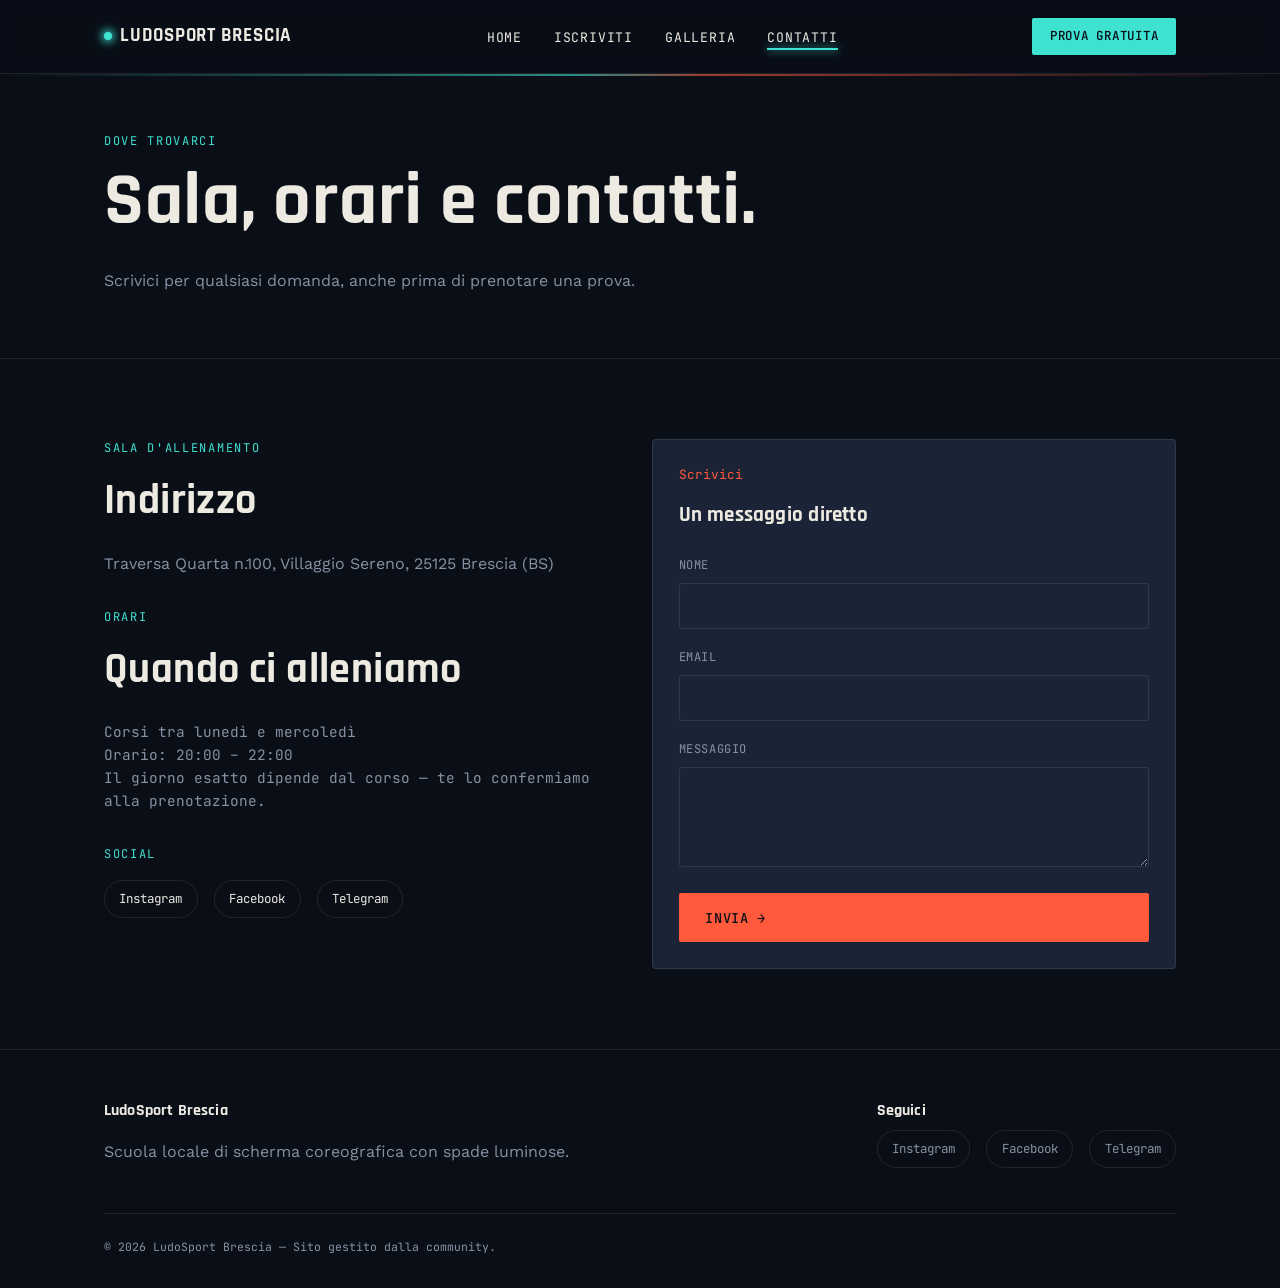
<file: contatti.html>
<!DOCTYPE html>
<html lang="it">
<head>
<meta charset="UTF-8">
<meta name="viewport" content="width=device-width, initial-scale=1.0">
<title>Contatti — LudoSport Brescia</title>
<meta name="description" content="Dove si allena LudoSport Brescia, orari e contatti social.">
<link rel="stylesheet" href="style.css">
</head>
<body>

<header class="site-header">
  <nav class="nav">
    <a href="index.html" class="logo"><span class="spark"></span>LudoSport Brescia</a>
    <ul class="nav-links">
      <li><a href="index.html">Home</a></li>
      <li><a href="iscrizione.html">Iscriviti</a></li>
      <li><a href="galleria.html">Galleria</a></li>
      <li><a href="contatti.html">Contatti</a></li>
    </ul>
    <a href="iscrizione.html" class="nav-cta">Prova gratuita</a>
    <button class="nav-toggle" aria-label="Apri menu"><span></span><span></span><span></span></button>
  </nav>
</header>

<div class="clash-divider"></div>

<section class="page-hero">
  <div class="container">
    <span class="eyebrow">Dove trovarci</span>
    <h1>Sala, orari e contatti.</h1>
    <p class="lede">Scrivici per qualsiasi domanda, anche prima di prenotare una prova.</p>
  </div>
</section>

<section>
  <div class="container">
    <div class="grid-3" style="grid-template-columns: 1fr 1fr;">

      <div class="reveal">
        <span class="eyebrow">Sala d'allenamento</span>
        <h2>Indirizzo</h2>
        <p>Traversa Quarta n.100, Villaggio Sereno, 25125 Brescia (BS)</p>

        <span class="eyebrow" style="margin-top:2rem; display:block;">Orari</span>
        <h2>Quando ci alleniamo</h2>
        <p style="font-family: var(--mono); font-size: 0.9rem;">
          Corsi tra lunedì e mercoledì<br>
          Orario: 20:00 – 22:00<br>
          <span style="color: var(--steel);">Il giorno esatto dipende dal corso — te lo confermiamo alla prenotazione.</span>
        </p>

        <span class="eyebrow" style="margin-top:2rem; display:block;">Social</span>
        <div class="social-links" style="margin-top:1rem;">
          <a href="https://www.instagram.com/ludosport.brescia/" target="_blank" rel="noopener">Instagram</a>
          <a href="https://www.facebook.com/ludosport.brescia/" target="_blank" rel="noopener">Facebook</a>
          <a href="https://t.me/+PhyHLvKvjcgxZmQ0" target="_blank" rel="noopener">Telegram</a>
        </div>
      </div>

      <div class="card reveal">
        <span class="num">Scrivici</span>
        <h3>Un messaggio diretto</h3>
        <!--
          NOTA PER FRANCESCO: come nella pagina iscrizione, sostituiremo
          questo "mailto" con Netlify Forms una volta online.
        -->
        <form class="form-grid" action="mailto:brescia@ludosport.net" method="post" enctype="text/plain" style="margin-top:1.5rem;">
          <div>
            <label for="nome">Nome</label>
            <input type="text" id="nome" name="nome" required>
          </div>
          <div>
            <label for="email">Email</label>
            <input type="email" id="email" name="email" required>
          </div>
          <div>
            <label for="messaggio">Messaggio</label>
            <textarea id="messaggio" name="messaggio" rows="4" required></textarea>
          </div>
          <button type="submit" class="btn btn-primary">Invia →</button>
        </form>
      </div>

    </div>
  </div>
</section>

<footer class="site-footer">
  <div class="container">
    <div class="footer-grid">
      <div>
        <h3>LudoSport Brescia</h3>
        <p>Scuola locale di scherma coreografica con spade luminose.</p>
      </div>
      <div>
        <h3>Seguici</h3>
        <div class="social-links">
          <a href="https://www.instagram.com/ludosport.brescia/" target="_blank" rel="noopener">Instagram</a>
          <a href="https://www.facebook.com/ludosport.brescia/" target="_blank" rel="noopener">Facebook</a>
          <a href="https://t.me/+PhyHLvKvjcgxZmQ0" target="_blank" rel="noopener">Telegram</a>
        </div>
      </div>
    </div>
    <div class="fine-print">© 2026 LudoSport Brescia — Sito gestito dalla community.</div>
  </div>
</footer>

<script src="script.js"></script>
</body>
</html>
</file>
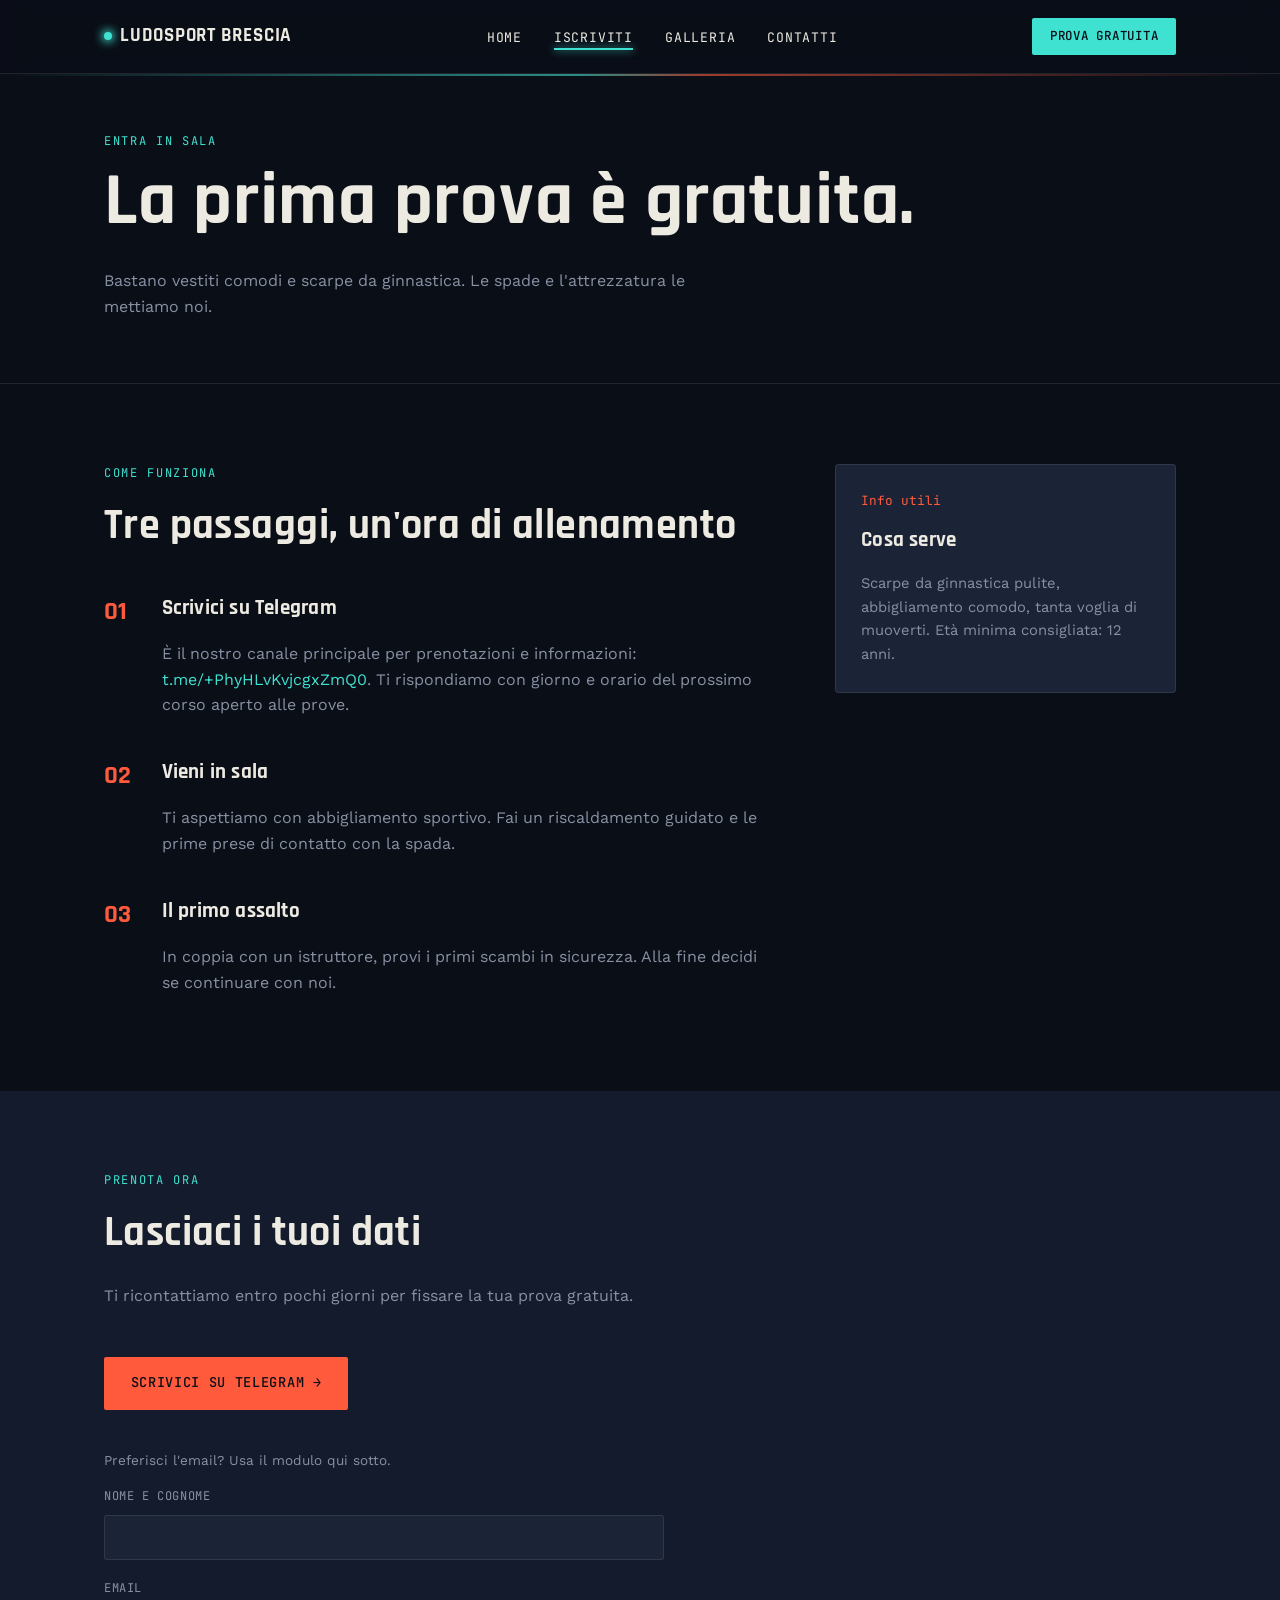
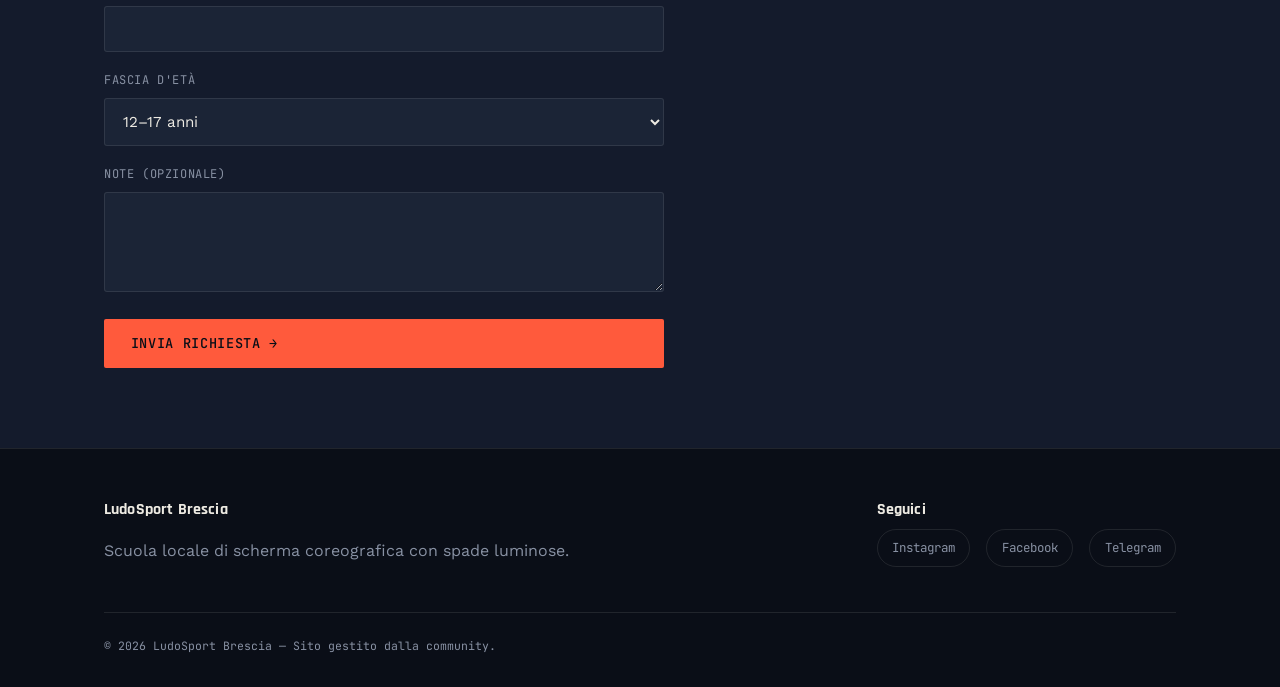
<file: iscrizione.html>
<!DOCTYPE html>
<html lang="it">
<head>
<meta charset="UTF-8">
<meta name="viewport" content="width=device-width, initial-scale=1.0">
<title>Iscriviti — LudoSport Brescia</title>
<meta name="description" content="Prenota una lezione di prova gratuita con LudoSport Brescia. Scopri come funziona l'iscrizione, cosa serve e i prossimi orari disponibili.">
<link rel="stylesheet" href="style.css">
</head>
<body>

<header class="site-header">
  <nav class="nav">
    <a href="index.html" class="logo"><span class="spark"></span>LudoSport Brescia</a>
    <ul class="nav-links">
      <li><a href="index.html">Home</a></li>
      <li><a href="iscrizione.html">Iscriviti</a></li>
      <li><a href="galleria.html">Galleria</a></li>
      <li><a href="contatti.html">Contatti</a></li>
    </ul>
    <a href="iscrizione.html" class="nav-cta">Prova gratuita</a>
    <button class="nav-toggle" aria-label="Apri menu"><span></span><span></span><span></span></button>
  </nav>
</header>

<div class="clash-divider"></div>

<section class="page-hero">
  <div class="container">
    <span class="eyebrow">Entra in sala</span>
    <h1>La prima prova è gratuita.</h1>
    <p class="lede">Bastano vestiti comodi e scarpe da ginnastica. Le spade e l'attrezzatura le mettiamo noi.</p>
  </div>
</section>

<section>
  <div class="container">
    <div class="grid-3" style="align-items:start;">
      <div style="grid-column: span 2;" class="reveal">
        <span class="eyebrow">Come funziona</span>
        <h2>Tre passaggi, un'ora di allenamento</h2>
        <div class="steps" style="margin-top:2rem;">
          <div class="step">
            <span class="num">01</span>
            <div>
              <h3>Scrivici su Telegram</h3>
              <p>È il nostro canale principale per prenotazioni e informazioni: <a href="https://t.me/+PhyHLvKvjcgxZmQ0" target="_blank" rel="noopener" style="color: var(--cyan);">t.me/+PhyHLvKvjcgxZmQ0</a>. Ti rispondiamo con giorno e orario del prossimo corso aperto alle prove.</p>
            </div>
          </div>
          <div class="step">
            <span class="num">02</span>
            <div>
              <h3>Vieni in sala</h3>
              <p>Ti aspettiamo con abbigliamento sportivo. Fai un riscaldamento guidato e le prime prese di contatto con la spada.</p>
            </div>
          </div>
          <div class="step">
            <span class="num">03</span>
            <div>
              <h3>Il primo assalto</h3>
              <p>In coppia con un istruttore, provi i primi scambi in sicurezza. Alla fine decidi se continuare con noi.</p>
            </div>
          </div>
        </div>
      </div>

      <div class="card reveal">
        <span class="num">Info utili</span>
        <h3>Cosa serve</h3>
        <p>Scarpe da ginnastica pulite, abbigliamento comodo, tanta voglia di muoverti. Età minima consigliata: 12 anni.</p>
      </div>
    </div>
  </div>
</section>

<section class="panel-alt">
  <div class="container">
    <div class="section-intro reveal">
      <span class="eyebrow">Prenota ora</span>
      <h2>Lasciaci i tuoi dati</h2>
      <p>Ti ricontattiamo entro pochi giorni per fissare la tua prova gratuita.</p>
    </div>

    <div class="hero-actions reveal" style="margin-bottom: 2.5rem;">
      <a href="https://t.me/+PhyHLvKvjcgxZmQ0" target="_blank" rel="noopener" class="btn btn-primary">Scrivici su Telegram →</a>
    </div>

    <!--
      NOTA PER FRANCESCO:
      Questo form usa "mailto" come soluzione temporanea a costo zero: apre il client
      email dell'utente con i dati precompilati. Quando saremo su Netlify possiamo
      sostituirlo in 5 minuti con Netlify Forms, che raccoglie le iscrizioni in una
      dashboard senza bisogno di alcun server.
    -->
    <p class="reveal" style="font-size: 0.85rem; margin-bottom: 1rem;">Preferisci l'email? Usa il modulo qui sotto.</p>
    <form class="form-grid reveal" action="mailto:brescia@ludosport.net" method="post" enctype="text/plain">
      <div>
        <label for="nome">Nome e cognome</label>
        <input type="text" id="nome" name="nome" required>
      </div>
      <div>
        <label for="email">Email</label>
        <input type="email" id="email" name="email" required>
      </div>
      <div>
        <label for="eta">Fascia d'età</label>
        <select id="eta" name="eta">
          <option>12–17 anni</option>
          <option>18–30 anni</option>
          <option>31–50 anni</option>
          <option>50+ anni</option>
        </select>
      </div>
      <div>
        <label for="messaggio">Note (opzionale)</label>
        <textarea id="messaggio" name="messaggio" rows="4"></textarea>
      </div>
      <button type="submit" class="btn btn-primary">Invia richiesta →</button>
    </form>
  </div>
</section>

<footer class="site-footer">
  <div class="container">
    <div class="footer-grid">
      <div>
        <h3>LudoSport Brescia</h3>
        <p>Scuola locale di scherma coreografica con spade luminose.</p>
      </div>
      <div>
        <h3>Seguici</h3>
        <div class="social-links">
          <a href="https://www.instagram.com/ludosport.brescia/" target="_blank" rel="noopener">Instagram</a>
          <a href="https://www.facebook.com/ludosport.brescia/" target="_blank" rel="noopener">Facebook</a>
          <a href="https://t.me/+PhyHLvKvjcgxZmQ0" target="_blank" rel="noopener">Telegram</a>
        </div>
      </div>
    </div>
    <div class="fine-print">© 2026 LudoSport Brescia — Sito gestito dalla community.</div>
  </div>
</footer>

<script src="script.js"></script>
</body>
</html>
</file>
<file: style.css>
/* =========================================================
   LudoSport Brescia — Design System
   Void / Panel / Blade Cyan / Blade Ember / Parchment / Steel
   ========================================================= */

@import url('https://fonts.googleapis.com/css2?family=Rajdhani:wght@500;600;700&family=Work+Sans:wght@400;500;600&family=JetBrains+Mono:wght@400;500&display=swap');

:root {
  --void: #0a0e17;
  --panel: #141b2c;
  --panel-2: #1b2436;
  --cyan: #3fe1d0;
  --ember: #ff5a3c;
  --parchment: #edeae2;
  --steel: #8891a3;
  --line: rgba(237, 234, 226, 0.1);

  --display: 'Rajdhani', sans-serif;
  --body: 'Work Sans', sans-serif;
  --mono: 'JetBrains Mono', monospace;
}

* { box-sizing: border-box; }

html { scroll-behavior: smooth; }

@media (prefers-reduced-motion: reduce) {
  html { scroll-behavior: auto; }
  * { animation-duration: 0.01ms !important; animation-iteration-count: 1 !important; transition-duration: 0.01ms !important; }
}

body {
  margin: 0;
  background: var(--void);
  color: var(--parchment);
  font-family: var(--body);
  line-height: 1.6;
  -webkit-font-smoothing: antialiased;
}

img { max-width: 100%; display: block; }

a { color: inherit; text-decoration: none; }

.eyebrow {
  font-family: var(--mono);
  font-size: 0.75rem;
  letter-spacing: 0.14em;
  text-transform: uppercase;
  color: var(--cyan);
}

h1, h2, h3 {
  font-family: var(--display);
  font-weight: 700;
  letter-spacing: 0.01em;
  margin: 0 0 0.4em;
}

h1 { font-size: clamp(2.6rem, 6vw, 4.6rem); line-height: 1.02; }
h2 { font-size: clamp(1.8rem, 3.4vw, 2.6rem); }
h3 { font-size: 1.3rem; }

p { color: var(--steel); max-width: 60ch; }

.container {
  max-width: 1120px;
  margin: 0 auto;
  padding: 0 1.5rem;
}

/* ---------- Header / Nav ---------- */

.site-header {
  position: sticky;
  top: 0;
  z-index: 50;
  background: rgba(10, 14, 23, 0.85);
  backdrop-filter: blur(10px);
  border-bottom: 1px solid var(--line);
}

.nav {
  display: flex;
  align-items: center;
  justify-content: space-between;
  padding: 1.1rem 1.5rem;
  max-width: 1120px;
  margin: 0 auto;
}

.logo {
  font-family: var(--display);
  font-weight: 700;
  font-size: 1.2rem;
  letter-spacing: 0.04em;
  text-transform: uppercase;
  display: flex;
  align-items: center;
  gap: 0.5rem;
}

.logo .spark {
  width: 8px; height: 8px;
  background: var(--cyan);
  border-radius: 50%;
  box-shadow: 0 0 10px 2px var(--cyan);
}

.nav-links {
  display: flex;
  gap: 2rem;
  list-style: none;
  margin: 0; padding: 0;
}

.nav-links a {
  position: relative;
  font-family: var(--mono);
  font-size: 0.82rem;
  letter-spacing: 0.06em;
  text-transform: uppercase;
  color: var(--parchment);
  padding-bottom: 4px;
}

.nav-links a::after {
  content: '';
  position: absolute;
  left: 0; bottom: 0;
  height: 2px;
  width: 0;
  background: var(--cyan);
  box-shadow: 0 0 8px var(--cyan);
  transition: width 0.25s ease;
}

.nav-links a:nth-child(even)::after { background: var(--ember); box-shadow: 0 0 8px var(--ember); }
.nav-links a:hover::after, .nav-links a.active::after { width: 100%; }

.nav-cta {
  font-family: var(--mono);
  font-size: 0.78rem;
  text-transform: uppercase;
  letter-spacing: 0.06em;
  background: var(--cyan);
  color: var(--void);
  padding: 0.55rem 1.1rem;
  border-radius: 2px;
  font-weight: 500;
}

/* Hamburger icon (tre linee -> X quando aperto) */
.nav-toggle {
  display: none;
  position: relative;
  width: 40px; height: 40px;
  background: none;
  border: 1px solid var(--line);
  border-radius: 4px;
  cursor: pointer;
  z-index: 60;
}

.nav-toggle span {
  position: absolute;
  left: 10px; right: 10px;
  height: 2px;
  background: var(--parchment);
  transition: transform 0.25s ease, opacity 0.25s ease, top 0.25s ease;
}

.nav-toggle span:nth-child(1) { top: 13px; }
.nav-toggle span:nth-child(2) { top: 19px; }
.nav-toggle span:nth-child(3) { top: 25px; }

.nav-toggle.open span:nth-child(1) { top: 19px; transform: rotate(45deg); }
.nav-toggle.open span:nth-child(2) { opacity: 0; }
.nav-toggle.open span:nth-child(3) { top: 19px; transform: rotate(-45deg); }

@media (max-width: 780px) {
  .nav-links { display: none; }
  .nav-toggle { display: block; }

  /* Overlay full-screen in stile app: non un dropdown, ma un pannello a tutto schermo */
  .nav-links.open {
    display: flex;
    flex-direction: column;
    gap: 0;
    position: fixed;
    inset: 0;
    top: 0;
    background: var(--void);
    z-index: 55;
    padding: 6.5rem 1.8rem 2rem;
    overflow-y: auto;
  }

  .nav-links.open a {
    font-family: var(--display);
    font-size: 1.7rem;
    font-weight: 600;
    text-transform: none;
    letter-spacing: 0;
    padding: 0.9rem 0;
    border-bottom: 1px solid var(--line);
  }

  .nav-links.open a::after { display: none; }

  .nav-links.open li:nth-child(odd) a { color: var(--cyan); }
  .nav-links.open li:nth-child(even) a { color: var(--parchment); }
}

/* ---------- Clash divider (signature motif) ---------- */

.clash-divider {
  height: 2px;
  background: linear-gradient(90deg, transparent, var(--cyan) 45%, var(--ember) 55%, transparent);
  opacity: 0.6;
  margin: 0;
}

/* ---------- Hero ---------- */

.hero {
  position: relative;
  overflow: hidden;
  padding: 5rem 0 6rem;
  isolation: isolate;
}

.hero::before, .hero::after {
  content: '';
  position: absolute;
  inset: 0;
  z-index: -1;
}

.hero::before {
  background: linear-gradient(135deg, rgba(63,225,208,0.18), transparent 55%);
}

.hero::after {
  background: linear-gradient(315deg, rgba(255,90,60,0.14), transparent 55%);
}

.hero-seam {
  position: absolute;
  top: 0; bottom: 0;
  left: 50%;
  width: 1px;
  background: linear-gradient(180deg, var(--cyan), var(--ember));
  opacity: 0.5;
  transform: translateX(-50%) rotate(8deg);
  transform-origin: top;
  z-index: -1;
}

.hero-inner { max-width: 1120px; margin: 0 auto; padding: 0 1.5rem; }

.hero .eyebrow { display: block; margin-bottom: 1rem; }

.hero p.lede {
  font-size: 1.1rem;
  color: var(--parchment);
  opacity: 0.85;
  margin-top: 1.2rem;
}

.hero-actions {
  display: flex;
  gap: 1rem;
  margin-top: 2.2rem;
  flex-wrap: wrap;
}

/* ---------- Buttons ---------- */

.btn {
  display: inline-flex;
  align-items: center;
  gap: 0.5rem;
  font-family: var(--mono);
  font-size: 0.85rem;
  text-transform: uppercase;
  letter-spacing: 0.05em;
  padding: 0.9rem 1.6rem;
  border-radius: 2px;
  border: 1px solid transparent;
  cursor: pointer;
  transition: transform 0.15s ease, box-shadow 0.15s ease;
}

.btn-primary { background: var(--ember); color: var(--void); font-weight: 500; }
.btn-primary:hover { box-shadow: 0 0 24px rgba(255,90,60,0.45); transform: translateY(-1px); }

.btn-ghost { border-color: var(--line); color: var(--parchment); }
.btn-ghost:hover { border-color: var(--cyan); color: var(--cyan); }

/* ---------- Sections ---------- */

section { padding: 5rem 0; }
section .eyebrow { margin-bottom: 0.6rem; display: block; }
section > .container > h2 { margin-bottom: 1rem; }
.section-intro { margin-bottom: 3rem; }

.panel-alt { background: var(--panel); }

/* ---------- Orders / Cards grid ---------- */

.grid-3 {
  display: grid;
  grid-template-columns: repeat(3, 1fr);
  gap: 1.5rem;
}

@media (max-width: 860px) { .grid-3 { grid-template-columns: repeat(2, 1fr); } }
@media (max-width: 560px) { .grid-3 { grid-template-columns: 1fr; } }

.card {
  background: var(--panel-2);
  border: 1px solid var(--line);
  border-radius: 4px;
  padding: 1.6rem;
  transition: border-color 0.2s ease, transform 0.2s ease;
}

.card:hover { border-color: var(--cyan); transform: translateY(-3px); }

.card .num {
  font-family: var(--mono);
  color: var(--ember);
  font-size: 0.8rem;
  display: block;
  margin-bottom: 0.8rem;
}

.card p { font-size: 0.92rem; margin-bottom: 0; }

/* ---------- Stats row (mono/data feel) ---------- */

.stats {
  display: flex;
  gap: 3rem;
  flex-wrap: wrap;
  padding: 2.5rem 0;
  border-top: 1px solid var(--line);
  border-bottom: 1px solid var(--line);
}

.stat .value {
  font-family: var(--display);
  font-size: 2.2rem;
  color: var(--cyan);
  font-weight: 700;
  line-height: 1;
}

.stat .label {
  font-family: var(--mono);
  font-size: 0.75rem;
  color: var(--steel);
  text-transform: uppercase;
  letter-spacing: 0.06em;
}

/* ---------- Gallery ---------- */

.gallery-grid {
  display: grid;
  grid-template-columns: repeat(3, 1fr);
  gap: 0.6rem;
}

@media (max-width: 780px) { .gallery-grid { grid-template-columns: repeat(2, 1fr); } }

.gallery-item {
  position: relative;
  aspect-ratio: 4/5;
  overflow: hidden;
  border-radius: 3px;
  background: var(--panel-2);
}

.gallery-item img { width: 100%; height: 100%; object-fit: cover; transition: transform 0.4s ease; }
.gallery-item:hover img { transform: scale(1.06); }

.gallery-item .caption {
  position: absolute; left: 0; right: 0; bottom: 0;
  padding: 0.6rem 0.8rem;
  background: linear-gradient(0deg, rgba(10,14,23,0.9), transparent);
  font-family: var(--mono);
  font-size: 0.7rem;
  color: var(--parchment);
  opacity: 0;
  transition: opacity 0.25s ease;
}

.gallery-item:hover .caption { opacity: 1; }

.filter-bar {
  display: flex;
  gap: 0.6rem;
  flex-wrap: wrap;
  margin-bottom: 2rem;
}

.filter-btn {
  font-family: var(--mono);
  font-size: 0.75rem;
  text-transform: uppercase;
  letter-spacing: 0.04em;
  background: none;
  border: 1px solid var(--line);
  color: var(--steel);
  padding: 0.5rem 1rem;
  border-radius: 20px;
  cursor: pointer;
  transition: all 0.2s ease;
}

.filter-btn:hover, .filter-btn.active {
  color: var(--void);
  background: var(--cyan);
  border-color: var(--cyan);
}

/* ---------- Forms ---------- */

.form-grid { display: grid; gap: 1.2rem; max-width: 560px; }

label {
  display: block;
  font-family: var(--mono);
  font-size: 0.75rem;
  text-transform: uppercase;
  letter-spacing: 0.05em;
  color: var(--steel);
  margin-bottom: 0.5rem;
}

input, textarea, select {
  width: 100%;
  background: var(--panel-2);
  border: 1px solid var(--line);
  color: var(--parchment);
  font-family: var(--body);
  font-size: 0.95rem;
  padding: 0.8rem 0.9rem;
  border-radius: 3px;
}

input:focus, textarea:focus, select:focus {
  outline: 2px solid var(--cyan);
  outline-offset: 1px;
  border-color: var(--cyan);
}

/* ---------- Steps list ---------- */

.steps { display: grid; gap: 1.4rem; }

.step { display: flex; gap: 1.2rem; align-items: flex-start; }

.step .num {
  font-family: var(--display);
  font-size: 1.6rem;
  font-weight: 700;
  color: var(--ember);
  min-width: 2.4rem;
}

/* ---------- Footer ---------- */

.site-footer {
  border-top: 1px solid var(--line);
  padding: 3rem 0 2rem;
  color: var(--steel);
}

.footer-grid {
  display: flex;
  justify-content: space-between;
  flex-wrap: wrap;
  gap: 2rem;
  margin-bottom: 2rem;
}

.footer-grid h3 { font-size: 1rem; color: var(--parchment); }

.social-links { display: flex; gap: 1rem; }

.social-links a {
  font-family: var(--mono);
  font-size: 0.78rem;
  border: 1px solid var(--line);
  padding: 0.5rem 0.9rem;
  border-radius: 20px;
}

.social-links a:hover { border-color: var(--cyan); color: var(--cyan); }

.fine-print {
  font-family: var(--mono);
  font-size: 0.72rem;
  color: var(--steel);
  border-top: 1px solid var(--line);
  padding-top: 1.5rem;
}

/* ---------- Reveal on scroll ---------- */

.reveal {
  opacity: 0;
  transform: translateY(16px);
  transition: opacity 0.6s ease, transform 0.6s ease;
}

.reveal.is-visible { opacity: 1; transform: translateY(0); }

/* ---------- Status badge (pallino + testo, es. "Iscrizioni aperte") ---------- */

.status-badge {
  display: inline-flex;
  align-items: center;
  gap: 0.6rem;
  background: var(--panel-2);
  border: 1px solid var(--line);
  border-radius: 30px;
  padding: 0.5rem 1rem 0.5rem 0.7rem;
  font-family: var(--mono);
  font-size: 0.8rem;
  color: var(--parchment);
}

.status-badge .dot {
  width: 8px; height: 8px;
  border-radius: 50%;
  background: #3fe17e;
  box-shadow: 0 0 8px #3fe17e;
}

/* ---------- List cards ("quadrettoni") — righe di classifica/elenco ---------- */

.list-cards {
  display: grid;
  gap: 0.7rem;
}

.list-card-row {
  display: flex;
  align-items: center;
  gap: 1rem;
  background: var(--panel-2);
  border: 1px solid var(--line);
  border-radius: 8px;
  padding: 1.1rem 1.3rem;
  transition: border-color 0.2s ease;
}

.list-card-row:hover { border-color: var(--cyan); }

.list-card-row .rank {
  font-family: var(--mono);
  font-weight: 500;
  color: var(--ember);
  min-width: 2.4rem;
}

.list-card-row .name {
  flex: 1;
  font-family: var(--display);
  font-weight: 600;
  font-size: 1.05rem;
}

.list-card-row .meta {
  font-family: var(--mono);
  font-size: 0.85rem;
  color: var(--cyan);
  white-space: nowrap;
}

/* ---------- Page hero (interior pages) ---------- */

.page-hero {
  padding: 3.5rem 0 3rem;
  border-bottom: 1px solid var(--line);
}

.page-hero .eyebrow { display: block; margin-bottom: 0.8rem; }
</file>
